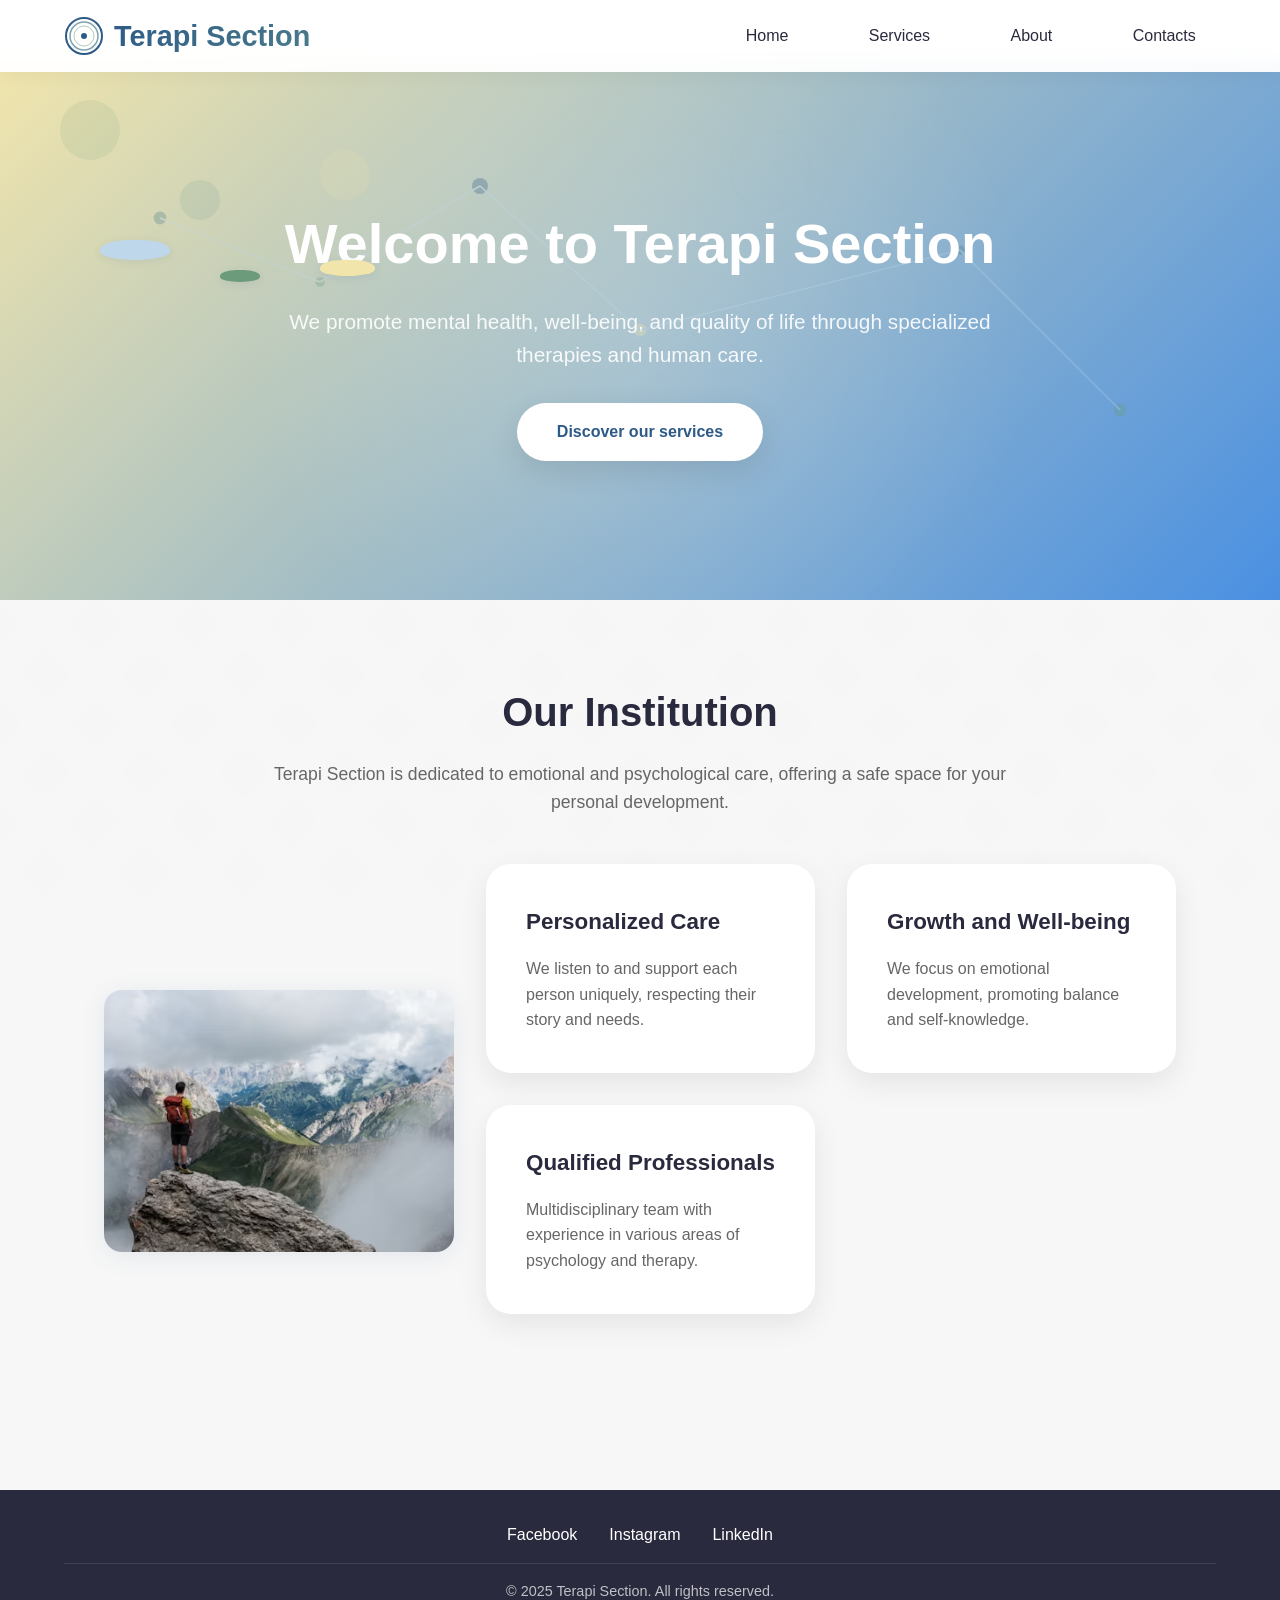
<file: index.html>
<!DOCTYPE html>
<html lang="pt">
<head>
    <meta charset="UTF-8">
    <meta name="viewport" content="width=device-width, initial-scale=1.0">
    <title>Terapi Section - Welcome</title>
    <link href="css/styles.css" rel="stylesheet">
</head>
<body>
    <div class="geometric-bg"></div>
    <!-- Header -->
    <header>
        <nav>
            <a href="index.html" class="logo">
                <svg viewBox="0 0 40 40" xmlns="http://www.w3.org/2000/svg">
                    <circle cx="20" cy="20" r="18" fill="none" stroke="#2D5A87" stroke-width="2"/>
                    <circle cx="20" cy="20" r="14" fill="none" stroke="#4A7C8A" stroke-width="1.5" opacity="0.7"/>
                    <circle cx="20" cy="20" r="10" fill="none" stroke="#6B9B7A" stroke-width="1" opacity="0.5"/>
                    <circle cx="20" cy="20" r="6" fill="none" stroke="#F1E5AC" stroke-width="0.5" opacity="0.3"/>
                    <circle cx="20" cy="20" r="3" fill="#2D5A87"/>
                </svg>
                <span class="logo-text">Terapi Section</span>
            </a>
            <div class="menu-toggle" onclick="toggleMenu()">
                <span></span>
                <span></span>
                <span></span>
            </div>
            <ul class="nav-links">
                <li><a href="index.html" class="nav-link active">Home</a></li>
                <li><a href="servicos.html" class="nav-link">Services</a></li>
                <li><a href="sobre.html" class="nav-link">About</a></li>
                <li><a href="contactos.html" class="nav-link">Contacts</a></li>
            </ul>
        </nav>
    </header>

    <!-- Hero Section -->
    <section id="hero">
        <div class="network-bg">
            <svg width="100%" height="100%" viewBox="0 0 800 300" style="position:absolute;top:0;left:0;z-index:1;">
                <circle cx="100" cy="80" r="4" fill="#4A7C8A"/>
                <circle cx="200" cy="120" r="3" fill="#6B9B7A"/>
                <circle cx="300" cy="60" r="5" fill="#2D5A87"/>
                <circle cx="400" cy="150" r="4" fill="#F1E5AC"/>
                <circle cx="600" cy="100" r="3" fill="#4A7C8A"/>
                <circle cx="700" cy="200" r="4" fill="#6B9B7A"/>
                <line x1="100" y1="80" x2="200" y2="120" stroke="#BFD7EA" stroke-width="1"/>
                <line x1="200" y1="120" x2="300" y2="60" stroke="#BFD7EA" stroke-width="1"/>
                <line x1="300" y1="60" x2="400" y2="150" stroke="#BFD7EA" stroke-width="1"/>
                <line x1="400" y1="150" x2="600" y2="100" stroke="#BFD7EA" stroke-width="1"/>
                <line x1="600" y1="100" x2="700" y2="200" stroke="#BFD7EA" stroke-width="1"/>
            </svg>
        </div>
        <div class="peace-bg">
            <div style="position:absolute;top:40px;left:60px;z-index:2;">
                <div style="width:60px;height:60px;border-radius:50%;background:rgba(106,155,122,0.12);animation:breath 6s infinite alternate;"></div>
            </div>
            <div style="position:absolute;top:120px;left:180px;z-index:2;">
                <div style="width:40px;height:40px;border-radius:50%;background:rgba(74,124,138,0.10);animation:breath 7s infinite alternate;"></div>
            </div>
            <div style="position:absolute;top:90px;left:320px;z-index:2;">
                <div style="width:50px;height:50px;border-radius:50%;background:rgba(241,229,172,0.13);animation:breath 5s infinite alternate;"></div>
            </div>
        </div>
        <div class="floating-elements">
            <div style="position:absolute;top:180px;left:100px;z-index:3;">
                <div style="width:70px;height:20px;border-radius:50% 50% 60% 60%/60% 60% 50% 50%;background:#BFD7EA;box-shadow:0 2px 8px rgba(45,90,135,0.10);"></div>
            </div>
            <div style="position:absolute;top:210px;left:220px;z-index:3;">
                <div style="width:40px;height:12px;border-radius:50% 50% 60% 60%/60% 60% 50% 50%;background:#6B9B7A;box-shadow:0 2px 8px rgba(45,90,135,0.10);"></div>
            </div>
            <div style="position:absolute;top:200px;left:320px;z-index:3;">
                <div style="width:55px;height:16px;border-radius:50% 50% 60% 60%/60% 60% 50% 50%;background:#F1E5AC;box-shadow:0 2px 8px rgba(45,90,135,0.10);"></div>
            </div>
        </div>
        <div class="mandala-bg">
            <svg width="120" height="120" viewBox="0 0 120 120" style="position:absolute;top:30px;right:60px;z-index:0;">
                <circle cx="60" cy="60" r="55" fill="none" stroke="#BFD7EA" stroke-width="2" opacity="0.3"/>
                <circle cx="60" cy="60" r="40" fill="none" stroke="#4A7C8A" stroke-width="1.5" opacity="0.2"/>
                <circle cx="60" cy="60" r="25" fill="none" stroke="#6B9B7A" stroke-width="1" opacity="0.15"/>
                <circle cx="60" cy="60" r="10" fill="none" stroke="#F1E5AC" stroke-width="0.8" opacity="0.12"/>
            </svg>
        </div>
        <div class="hero-content">
            <h1>Welcome to Terapi Section</h1>
            <p>We promote mental health, well-being, and quality of life through specialized therapies and human care.</p>
            <a href="servicos.html" class="cta-button">Discover our services</a>
        </div>
    </section>

    <!-- Apresentação -->
    <section id="about">
        <h2 class="section-title">Our Institution</h2>
        <p class="section-subtitle">
            Terapi Section is dedicated to emotional and psychological care, offering a safe space for your personal development.
        </p>
        <div class="about-instituicao-container">
            <img src="images/unsplash-mountain-top.avif" alt="Terapi Section Institution" class="about-instituicao-img">
            <div class="about-instituicao-content">
                <div class="about-floating-cards">
                    <div class="floating-card">
                        <h3>Personalized Care</h3>
                        <p>We listen to and support each person uniquely, respecting their story and needs.</p>
                    </div>
                    <div class="floating-card">
                        <h3>Growth and Well-being</h3>
                        <p>We focus on emotional development, promoting balance and self-knowledge.</p>
                    </div>
                    <div class="floating-card">
                        <h3>Qualified Professionals</h3>
                        <p>Multidisciplinary team with experience in various areas of psychology and therapy.</p>
                    </div>
                </div>
            </div>
        </div>
    </section>

    <!-- Footer -->
    <footer>
        <div class="footer-content">
            <div class="footer-links">
                <a href="#">Facebook</a>
                <a href="#">Instagram</a>
                <a href="#">LinkedIn</a>
            </div>
            <div class="copyright">
                <p>&copy; 2025 Terapi Section. All rights reserved.</p>
            </div>
        </div>
    </footer>
    <script src="js/tools.js"></script>
</body>
</html>
</file>
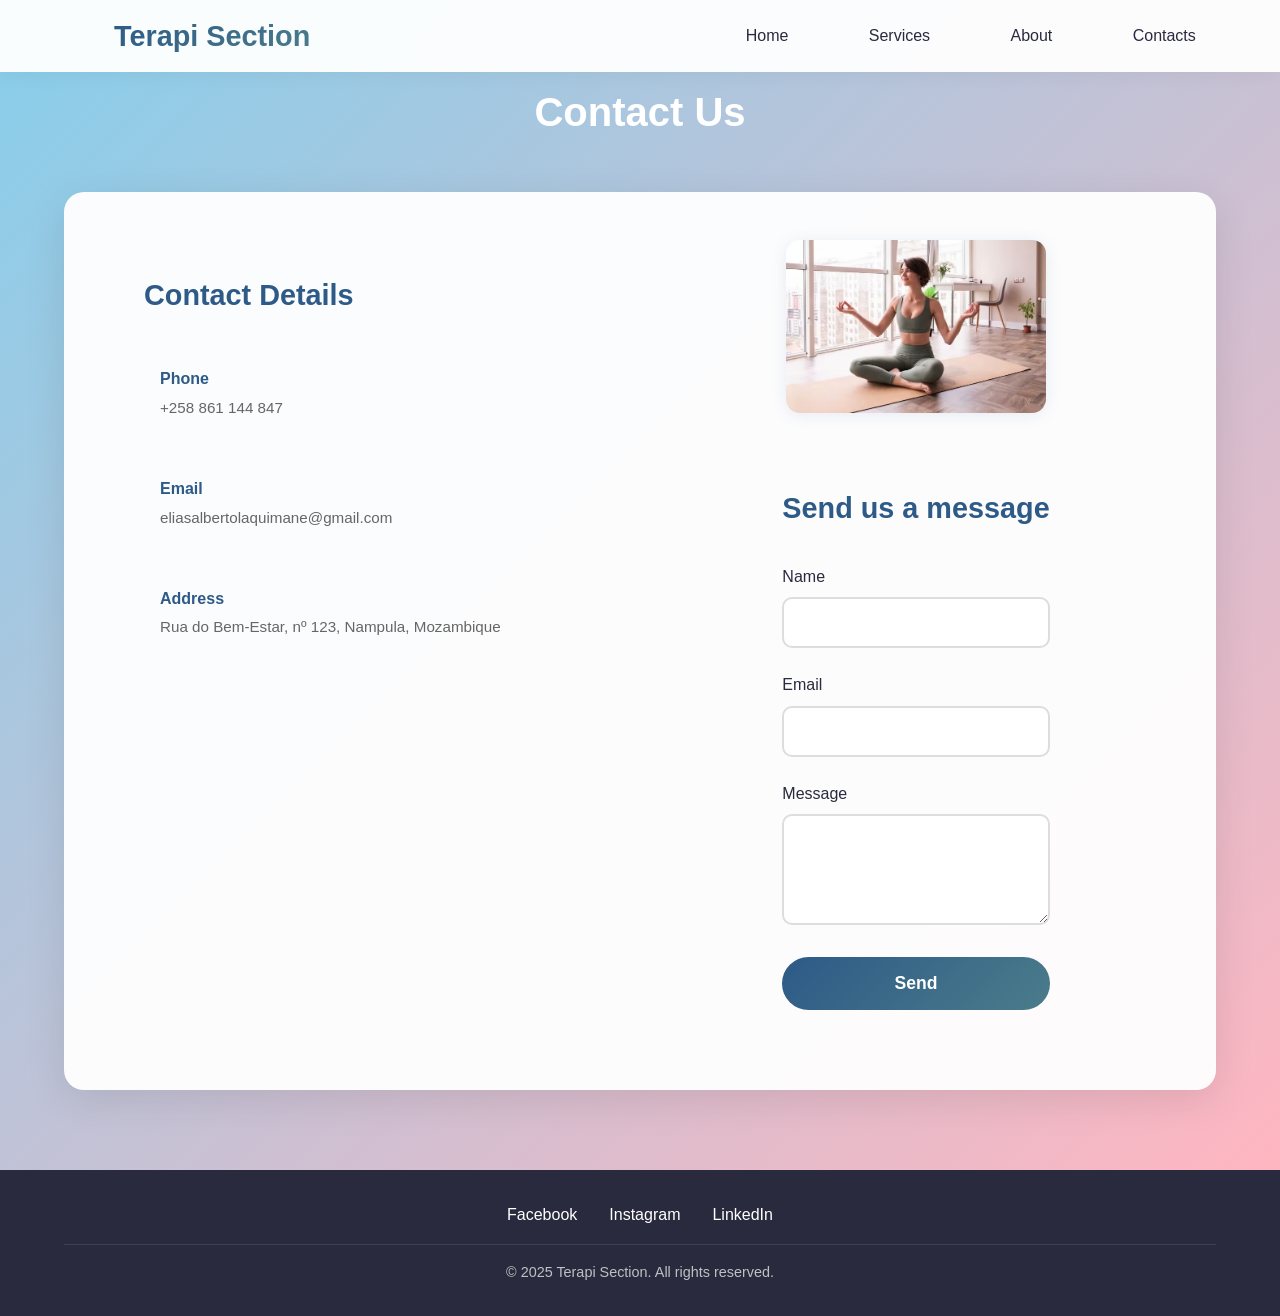
<file: contactos.html>
<!DOCTYPE html>
<html lang="pt">
<head>
    <meta charset="UTF-8">
    <meta name="viewport" content="width=device-width, initial-scale=1.0">
    <title>Terapi Section - Contacts</title>
    <link href="css/styles.css" rel="stylesheet">
</head>
<body>
    <div class="geometric-bg"></div>
    <!-- Header -->
    <header>
        <nav>
            <a href="index.html" class="logo">
                <svg viewBox="0 0 40 40" xmlns="http://www.w3.org/2000/svg">
                    <!-- ...logo svg... -->
                </svg>
                <span class="logo-text">Terapi Section</span>
            </a>
            <div class="menu-toggle" onclick="toggleMenu()">
                <span></span>
                <span></span>
                <span></span>
            </div>
            <ul class="nav-links">
                <li><a href="index.html" class="nav-link">Home</a></li>
                <li><a href="servicos.html" class="nav-link">Services</a></li>
                <li><a href="sobre.html" class="nav-link">About</a></li>
                <li><a href="contactos.html" class="nav-link active">Contacts</a></li>
            </ul>
        </nav>
    </header>

    <!-- Contactos -->
    <section id="contact">
        <div class="contact-container">
            <h2 class="section-title">Contact Us</h2>
            <div class="contact-wrapper">
                <div class="contact-info">
                    <h3>Contact Details</h3>
                    <div class="info-item">
                        <div class="info-text">
                            <h4>Phone</h4>
                            <p>+258 861 144 847</p>
                        </div>
                    </div>
                    <div class="info-item">
                        <div class="info-text">
                            <h4>Email</h4>
                            <p>eliasalbertolaquimane@gmail.com</p>
                        </div>
                    </div>
                    <div class="info-item">
                        <div class="info-text">
                            <h4>Address</h4>
                            <p>Rua do Bem-Estar, nº 123, Nampula, Mozambique</p>
                        </div>
                    </div>
                </div>
                <div class="contact-side-column">
                    <img src="images/unsplash-breathing-exercise.avif" alt="Contact us" class="contact-img">
                    <div class="contact-form">
                        <h3 class="contact-form-title">Send us a message</h3>
                        <form>
                            <div class="form-group">
                                <label for="nome">Name</label>
                                <input type="text" id="nome" name="nome" required>
                            </div>
                            <div class="form-group">
                                <label for="email">Email</label>
                                <input type="email" id="email" name="email" required>
                            </div>
                            <div class="form-group">
                                <label for="mensagem">Message</label>
                                <textarea id="mensagem" name="mensagem" rows="5" required></textarea>
                            </div>
                            <button type="submit" class="submit-btn">Send</button>
                        </form>
                    </div>
                </div>
            </div>
        </div>
    </section>

    <!-- Footer -->
    <footer>
        <div class="footer-content">
            <div class="footer-links">
                <a href="#">Facebook</a>
                <a href="#">Instagram</a>
                <a href="#">LinkedIn</a>
            </div>
            <div class="copyright">
                <p>&copy; 2025 Terapi Section. All rights reserved.</p>
            </div>
        </div>
    </footer>
    <script src="js/tools.js"></script>
</body>
</html>
</file>
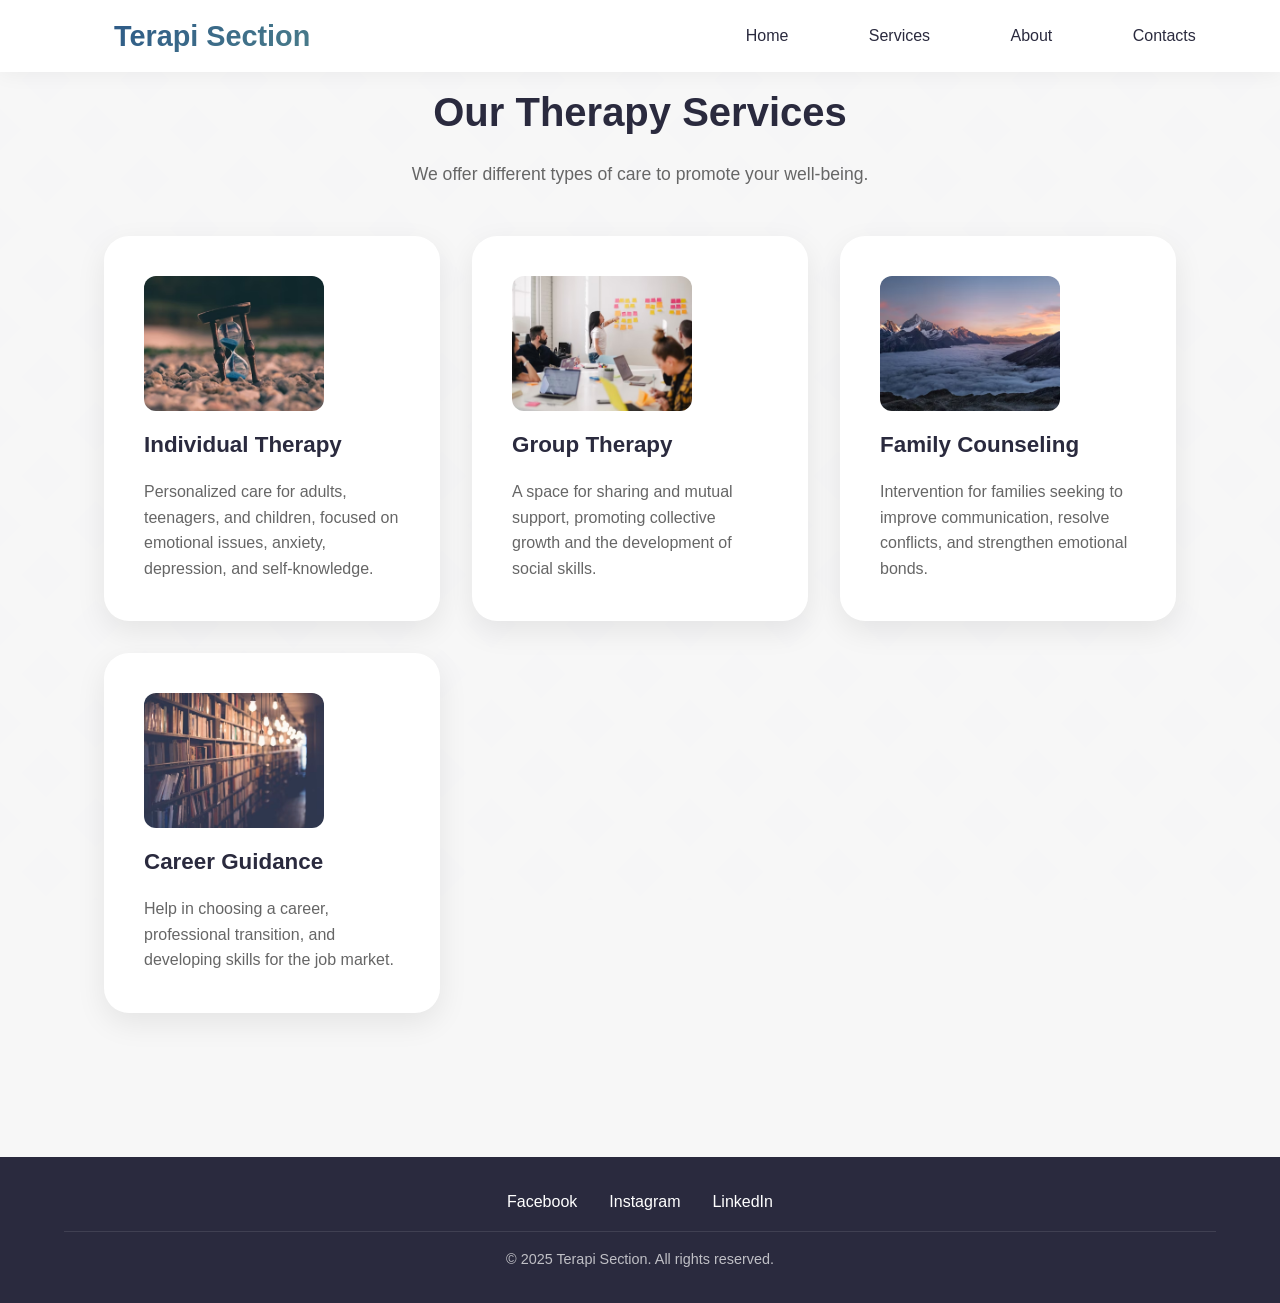
<file: servicos.html>
<!DOCTYPE html>
<html lang="pt">
<head>
    <meta charset="UTF-8">
    <meta name="viewport" content="width=device-width, initial-scale=1.0">
    <title>Terapi Section - Services</title>
    <link href="css/styles.css" rel="stylesheet">
</head>
<body>
    <div class="geometric-bg"></div>
    <!-- Header -->
    <header>
        <nav>
            <a href="index.html" class="logo">
                <svg viewBox="0 0 40 40" xmlns="http://www.w3.org/2000/svg">
                    <!-- ...logo svg... -->
                </svg>
                <span class="logo-text">Terapi Section</span>
            </a>
            <div class="menu-toggle" onclick="toggleMenu()">
                <span></span>
                <span></span>
                <span></span>
            </div>
            <ul class="nav-links">
                <li><a href="index.html" class="nav-link">Home</a></li>
                <li><a href="servicos.html" class="nav-link active">Services</a></li>
                <li><a href="sobre.html" class="nav-link">About</a></li>
                <li><a href="contactos.html" class="nav-link">Contacts</a></li>
            </ul>
        </nav>
    </header>

    <!-- Serviços -->
    <section id="about">
        <h2 class="section-title">Our Therapy Services</h2>
        <p class="section-subtitle">
            We offer different types of care to promote your well-being.
        </p>
        <div class="about-floating-cards">
            <div class="floating-card">
                <img src="images/unsplash-meditation-timer.avif" alt="Individual Therapy" class="servico-img">
                <h3>Individual Therapy</h3>
                <p>Personalized care for adults, teenagers, and children, focused on emotional issues, anxiety, depression, and self-knowledge.</p>
            </div>
            <div class="floating-card">
                <img src="images/unsplash-people-meeting-room.avif" alt="Group Therapy" class="servico-img">
                <h3>Group Therapy</h3>
                <p>A space for sharing and mutual support, promoting collective growth and the development of social skills.</p>
            </div>
            <div class="floating-card">
                <img src="images/unsplash-mountain-cloud.avif" alt="Family Counseling" class="servico-img">
                <h3>Family Counseling</h3>
                <p>Intervention for families seeking to improve communication, resolve conflicts, and strengthen emotional bonds.</p>
            </div>
            <div class="floating-card">
                <img src="images/unsplash-library-bookshelf.avif" alt="Career Guidance" class="servico-img">
                <h3>Career Guidance</h3>
                <p>Help in choosing a career, professional transition, and developing skills for the job market.</p>
            </div>
        </div>
    </section>

    <!-- Footer -->
    <footer>
        <div class="footer-content">
            <div class="footer-links">
                <a href="#">Facebook</a>
                <a href="#">Instagram</a>
                <a href="#">LinkedIn</a>
            </div>
            <div class="copyright">
                <p>&copy; 2025 Terapi Section. All rights reserved.</p>
            </div>
        </div>
    </footer>
    <script src="js/tools.js"></script>
</body>
</html>
</file>
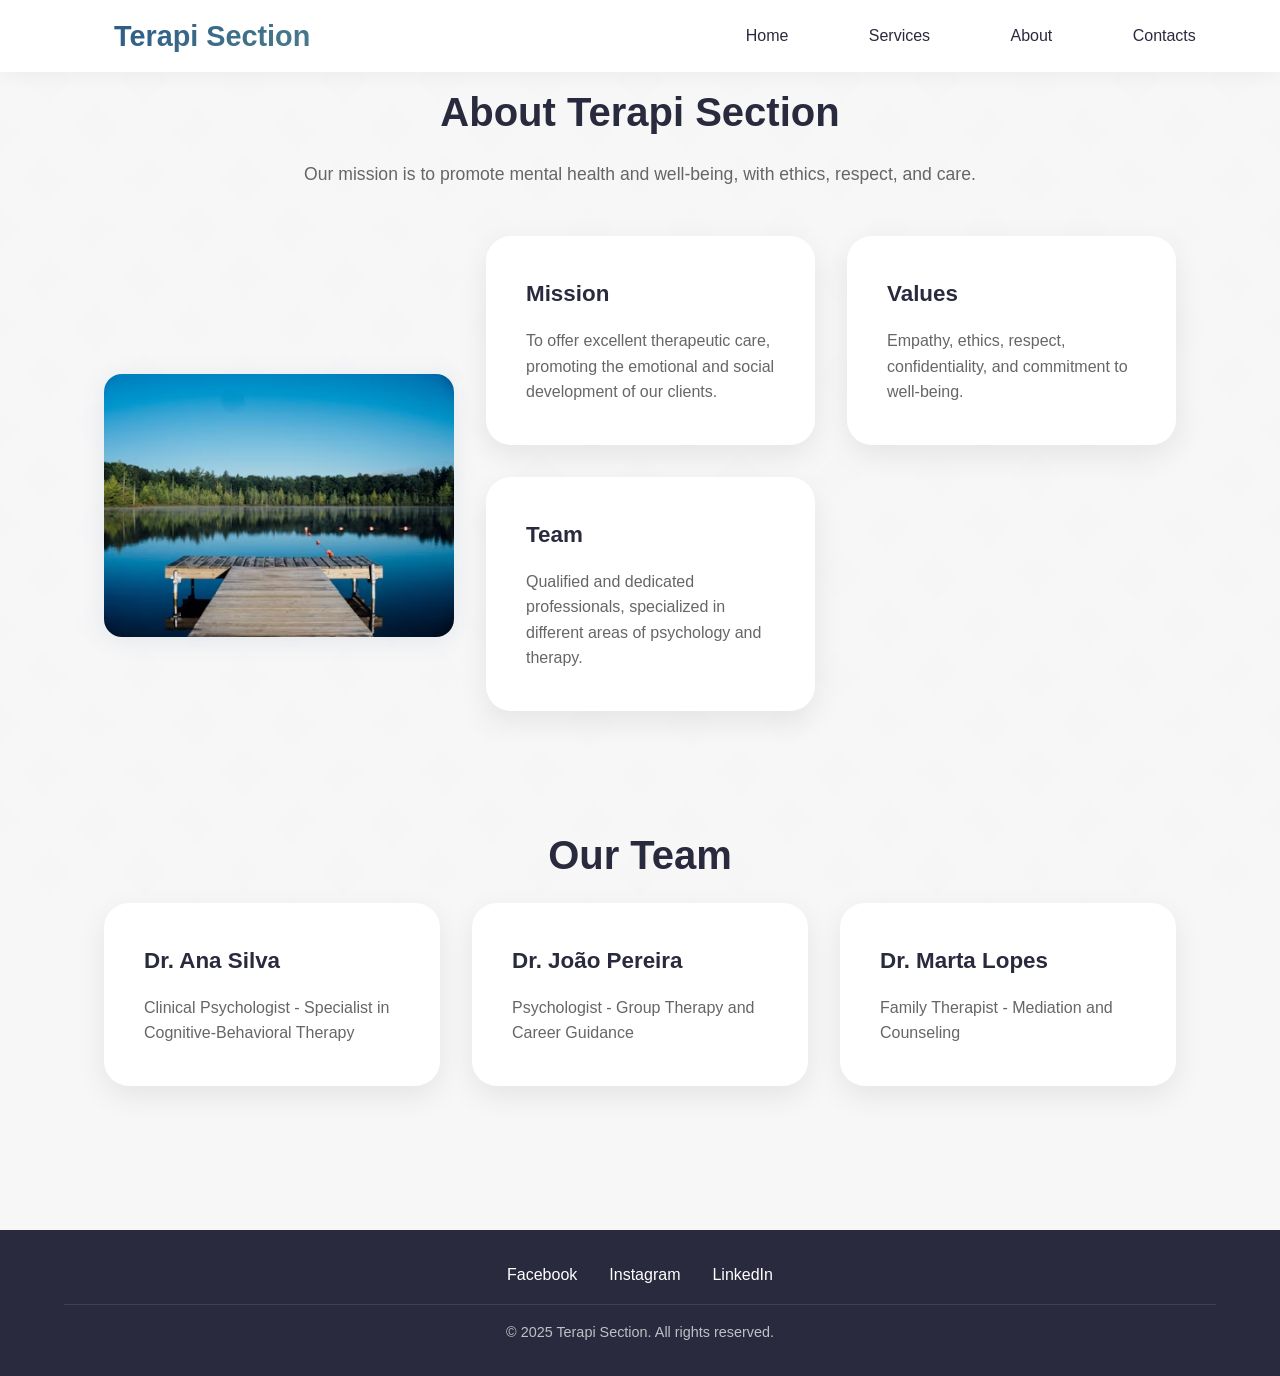
<file: sobre.html>
<!DOCTYPE html>
<html lang="pt">
<head>
    <meta charset="UTF-8">
    <meta name="viewport" content="width=device-width, initial-scale=1.0">
    <title>Terapi Section - About</title>
    <link href="css/styles.css" rel="stylesheet">
</head>
<body>
    <div class="geometric-bg"></div>
    <!-- Header -->
    <header>
        <nav>
            <a href="index.html" class="logo">
                <svg viewBox="0 0 40 40" xmlns="http://www.w3.org/2000/svg">
                    <!-- ...logo svg... -->
                </svg>
                <span class="logo-text">Terapi Section</span>
            </a>
            <div class="menu-toggle" onclick="toggleMenu()">
                <span></span>
                <span></span>
                <span></span>
            </div>
            <ul class="nav-links">
                <li><a href="index.html" class="nav-link">Home</a></li>
                <li><a href="servicos.html" class="nav-link">Services</a></li>
                <li><a href="sobre.html" class="nav-link active">About</a></li>
                <li><a href="contactos.html" class="nav-link">Contacts</a></li>
            </ul>
        </nav>
    </header>

    <!-- Sobre a Instituição -->
    <section id="about">
        <h2 class="section-title">About Terapi Section</h2>
        <p class="section-subtitle">
            Our mission is to promote mental health and well-being, with ethics, respect, and care.
        </p>
        <div class="about-instituicao-container">
            <img src="images/unsplash-blue-lakeside.avif" alt="About Terapi Section" class="about-instituicao-img">
            <div class="about-instituicao-content">
                <div class="about-floating-cards">
                    <div class="floating-card">
                        <h3>Mission</h3>
                        <p>To offer excellent therapeutic care, promoting the emotional and social development of our clients.</p>
                    </div>
                    <div class="floating-card">
                        <h3>Values</h3>
                        <p>Empathy, ethics, respect, confidentiality, and commitment to well-being.</p>
                    </div>
                    <div class="floating-card">
                        <h3>Team</h3>
                        <p>Qualified and dedicated professionals, specialized in different areas of psychology and therapy.</p>
                    </div>
                </div>
            </div>
        </div>
    <h3 class="section-title equipe-title">Our Team</h3>
        <div class="about-floating-cards">
            <div class="floating-card">
                <h3>Dr. Ana Silva</h3>
                <p>Clinical Psychologist - Specialist in Cognitive-Behavioral Therapy</p>
            </div>
            <div class="floating-card">
                <h3>Dr. João Pereira</h3>
                <p>Psychologist - Group Therapy and Career Guidance</p>
            </div>
            <div class="floating-card">
                <h3>Dr. Marta Lopes</h3>
                <p>Family Therapist - Mediation and Counseling</p>
            </div>
        </div>
    </section>

    <!-- Footer -->
    <footer>
        <div class="footer-content">
            <div class="footer-links">
                <a href="#">Facebook</a>
                <a href="#">Instagram</a>
                <a href="#">LinkedIn</a>
            </div>
            <div class="copyright">
                <p>&copy; 2025 Terapi Section. All rights reserved.</p>
            </div>
        </div>
    </footer>
    <script src="js/tools.js"></script>
</body>
</html>
</file>
<file: css/styles.css>
@charset "utf-8";
/* CSS Document */





* {
	margin: 0;
	padding: 0;
	box-sizing: border-box;
}

:root {
	--primary: #2D5A87;
	--secondary: #4A7C8A;
	--accent: #6B9B7A;
	--light: #F7F7F7;
	--dark: #2A2A3E;
	--gradient-1: linear-gradient(135deg, #2D5A87 0%, #4A7C8A 100%);
	--gradient-2: linear-gradient(135deg, #F1E5AC 0%, #4a90e2 100%);
}

body {
	font-family: 'Segoe UI', Tahoma, Geneva, Verdana, sans-serif;
	line-height: 1.6;
	color: var(--dark);
	background: var(--light);
	overflow-x: hidden;
}

/* Geometric Background Pattern */
.geometric-bg {
	position: fixed;
	top: 0;
	left: 0;
	width: 100%;
	height: 100%;
	z-index: -1;
	opacity: 0.03;
	background-image:
		repeating-linear-gradient(45deg, transparent, transparent 35px, rgba(107, 91, 149, 0.1) 35px, rgba(107, 91, 149, 0.1) 70px),
		repeating-linear-gradient(-45deg, transparent, transparent 35px, rgba(136, 176, 211, 0.1) 35px, rgba(136, 176, 211, 0.1) 70px);
}

/* Header */
header {
	background: rgba(255, 255, 255, 0.95);
	backdrop-filter: blur(10px);
	box-shadow: 0 2px 20px rgba(0, 0, 0, 0.05);
	position: fixed;
	width: 100%;
	top: 0;
	z-index: 1000;
	transition: all 0.3s ease;
}

nav {
	display: flex;
	justify-content: space-between;
	align-items: center;
	padding: 0.8rem 5%;
	max-width: 1400px;
	margin: 0 auto;
	flex-wrap: wrap;
}

@media (max-width: 1000px) and (min-width: 769px) {
	nav {
		flex-direction: column;
		gap: 1rem;
		padding: 1rem 5%;
	}

	.nav-links {
		width: 100%;
		justify-content: center;
	}
}

/* Logo SVG */
.logo {
	display: flex;
	align-items: center;
	gap: 10px;
	text-decoration: none;
	transition: transform 0.3s ease;
}

.logo:hover {
	transform: scale(1.05);
}

.logo svg {
	width: 40px;
	height: 40px;
}

.logo-text {
	font-size: 1.8rem;
	font-weight: bold;
	background: var(--gradient-1);
	-webkit-background-clip: text;
	-webkit-text-fill-color: transparent;
	background-clip: text;
}

.nav-links {
	display: flex;
	list-style: none;
	gap: 2.5rem;
}

.nav-links a {
	text-decoration: none;
	color: var(--dark);
	font-weight: 500;
	font-size: 1rem;
	transition: all 0.3s ease;
	position: relative;
	padding: 0.6rem 1.2rem;
	border-radius: 6px;
	border: 1px solid transparent;
}

.nav-links a:hover {
	color: var(--primary);
	background: rgba(45, 90, 135, 0.05);
	border-color: rgba(45, 90, 135, 0.2);
}

.nav-links a.active {
	color: white;
	background: linear-gradient(135deg, #4a90e2 0%, #F1E5AC 100%);
	border-color: #4a90e2;
}

/* Mobile Menu Toggle */
.menu-toggle {
	display: none;
	flex-direction: column;
	cursor: pointer;
	gap: 4px;
}

.menu-toggle span {
	width: 25px;
	height: 3px;
	background: var(--dark);
	transition: all 0.3s ease;
	border-radius: 3px;
}

.menu-toggle.active span:nth-child(1) {
	transform: rotate(45deg) translate(5px, 5px);
}

.menu-toggle.active span:nth-child(2) {
	opacity: 0;
}

.menu-toggle.active span:nth-child(3) {
	transform: rotate(-45deg) translate(7px, -6px);
}

/* Hero Section with Enhanced Animated Background */
#hero {
	min-height: 60vh;
	display: flex;
	align-items: center;
	justify-content: center;
	background: var(--gradient-2);
	position: relative;
	margin-top: 60px;
	overflow: hidden;
}

/* Central Light Core */
#hero::before {
	content: '';
	position: absolute;
	top: 50%;
	left: 50%;
	width: 800px;
	height: 800px;
	background: radial-gradient(circle, rgba(255, 255, 255, 0.15) 0%, transparent 70%);
	transform: translate(-50%, -50%);
	z-index: 0;
}

/* Connecting Lines and Dots Background */
.network-bg {
	position: absolute;
	width: 100%;
	height: 100%;
	top: 0;
	left: 0;
	opacity: 0.3;
}

.network-line {
	position: absolute;
	background: linear-gradient(90deg, transparent, rgba(255, 255, 255, 0.5), transparent);
	height: 1px;
	transform-origin: left center;
}

.network-line:nth-child(1) {
	width: 200px;
	top: 20%;
	left: 10%;
	transform: rotate(25deg);
	animation: pulseLine 4s ease-in-out infinite;
}

.network-line:nth-child(2) {
	width: 150px;
	top: 40%;
	right: 20%;
	transform: rotate(-45deg);
	animation: pulseLine 4s ease-in-out infinite 1s;
}

.network-line:nth-child(3) {
	width: 180px;
	bottom: 30%;
	left: 30%;
	transform: rotate(60deg);
	animation: pulseLine 4s ease-in-out infinite 2s;
}

.network-line:nth-child(4) {
	width: 220px;
	top: 60%;
	right: 15%;
	transform: rotate(-20deg);
	animation: pulseLine 4s ease-in-out infinite 3s;
}

.network-line:nth-child(5) {
	width: 160px;
	bottom: 20%;
	right: 35%;
	transform: rotate(40deg);
	animation: pulseLine 4s ease-in-out infinite 1.5s;
}

@keyframes pulseLine {

	0%,
	100% {
		opacity: 0.1;
		transform: scaleX(0.8) rotate(var(--rotation));
	}

	50% {
		opacity: 0.5;
		transform: scaleX(1) rotate(var(--rotation));
	}
}

.network-dot {
	position: absolute;
	width: 6px;
	height: 6px;
	background: white;
	border-radius: 50%;
	box-shadow: 0 0 10px rgba(255, 255, 255, 0.5);
}

.network-dot:nth-child(6) {
	top: 20%;
	left: 10%;
	animation: dotPulse 3s ease-in-out infinite;
}

.network-dot:nth-child(7) {
	top: 40%;
	right: 20%;
	animation: dotPulse 3s ease-in-out infinite 0.5s;
}

.network-dot:nth-child(8) {
	bottom: 30%;
	left: 30%;
	animation: dotPulse 3s ease-in-out infinite 1s;
}

.network-dot:nth-child(9) {
	top: 60%;
	right: 15%;
	animation: dotPulse 3s ease-in-out infinite 1.5s;
}

.network-dot:nth-child(10) {
	bottom: 20%;
	right: 35%;
	animation: dotPulse 3s ease-in-out infinite 2s;
}

.network-dot:nth-child(11) {
	top: 35%;
	left: 25%;
	animation: dotPulse 3s ease-in-out infinite 2.5s;
}

.network-dot:nth-child(12) {
	bottom: 40%;
	right: 25%;
	animation: dotPulse 3s ease-in-out infinite 0.8s;
}

.network-dot:nth-child(13) {
	top: 15%;
	left: 60%;
	animation: dotPulse 3s ease-in-out infinite 1.2s;
}

.network-dot:nth-child(14) {
	bottom: 50%;
	left: 15%;
	animation: dotPulse 3s ease-in-out infinite 2.8s;
}

.network-dot:nth-child(15) {
	top: 70%;
	left: 45%;
	animation: dotPulse 3s ease-in-out infinite 0.3s;
}

.network-dot:nth-child(16) {
	top: 25%;
	right: 40%;
	animation: dotPulse 3s ease-in-out infinite 1.8s;
}

.network-dot:nth-child(17) {
	bottom: 15%;
	left: 55%;
	animation: dotPulse 3s ease-in-out infinite 2.3s;
}

@keyframes dotPulse {

	0%,
	100% {
		transform: scale(1);
		opacity: 0.4;
	}

	50% {
		transform: scale(1.5);
		opacity: 1;
	}
}

/* Inner Peace Animated Background */
.peace-bg {
	position: absolute;
	width: 100%;
	height: 100%;
	top: 0;
	left: 0;
}

.breathing-circle {
	position: absolute;
	border-radius: 50%;
	background: radial-gradient(circle, rgba(255, 255, 255, 0.1) 0%, transparent 70%);
	animation: breathe 8s ease-in-out infinite;
}

.breathing-circle:nth-child(1) {
	width: 300px;
	height: 300px;
	top: 10%;
	left: 10%;
	animation-delay: 0s;
}

.breathing-circle:nth-child(2) {
	width: 200px;
	height: 200px;
	top: 60%;
	right: 15%;
	animation-delay: 2s;
}

.breathing-circle:nth-child(3) {
	width: 250px;
	height: 250px;
	bottom: 20%;
	left: 30%;
	animation-delay: 4s;
}

.breathing-circle:nth-child(4) {
	width: 180px;
	height: 180px;
	top: 30%;
	right: 25%;
	animation-delay: 6s;
}

@keyframes breathe {

	0%,
	100% {
		transform: scale(1) translate(0, 0);
		opacity: 0.3;
	}

	25% {
		transform: scale(1.2) translate(-10px, -10px);
		opacity: 0.5;
	}

	50% {
		transform: scale(1.4) translate(10px, -20px);
		opacity: 0.3;
	}

	75% {
		transform: scale(1.1) translate(-5px, 10px);
		opacity: 0.4;
	}
}

.floating-elements {
	position: absolute;
	width: 100%;
	height: 100%;
}
.servico-img {
	width: 100%;
	max-width: 180px;
	border-radius: 12px;
	margin-bottom: 1rem;
	display: block;
}
.zen-stone {
	position: absolute;
	width: 60px;
	height: 60px;
	background: radial-gradient(circle, rgba(255, 255, 255, 0.2) 0%, transparent 60%);
	border-radius: 50%;
	animation: float 15s ease-in-out infinite;
}

.zen-stone:nth-child(1) {
	top: 20%;
	left: 5%;
	animation-delay: 0s;
}

.zen-stone:nth-child(2) {
	top: 70%;
	right: 10%;
	animation-delay: 5s;
}

.zen-stone:nth-child(3) {
	bottom: 30%;
	left: 50%;
	animation-delay: 10s;
}

@keyframes float {

	0%,
	100% {
		transform: translateY(0) translateX(0) rotate(0deg);
	}

	33% {
		transform: translateY(-30px) translateX(20px) rotate(120deg);
	}

	66% {
		transform: translateY(20px) translateX(-20px) rotate(240deg);
	}
}

.mandala-bg {
	position: absolute;
	width: 500px;
	height: 500px;
	top: 50%;
	left: 50%;
	transform: translate(-50%, -50%);
	opacity: 0.1;
}

.mandala-circle {
	position: absolute;
	border: 2px solid white;
	border-radius: 50%;
	animation: rotate 60s linear infinite;
}

.mandala-circle:nth-child(1) {
	width: 100%;
	height: 100%;
	animation-duration: 60s;
}

.mandala-circle:nth-child(2) {
	width: 80%;
	height: 80%;
	top: 10%;
	left: 10%;
	animation-duration: 50s;
	animation-direction: reverse;
}

.mandala-circle:nth-child(3) {
	width: 60%;
	height: 60%;
	top: 20%;
	left: 20%;
	animation-duration: 40s;
}

@keyframes rotate {
	from {
		transform: rotate(0deg);
	}

	to {
		transform: rotate(360deg);
	}
}

.hero-content {
	text-align: center;
	z-index: 1;
	padding: 2rem;
	max-width: 800px;
	position: relative;
}

.hero-content h1 {
	font-size: 3.5rem;
	color: white;
	margin-bottom: 1rem;
	animation: fadeInUp 1s ease;
	text-align: center;
}

.hero-content p {
	font-size: 1.3rem;
	color: rgba(255, 255, 255, 0.9);
	margin-bottom: 2rem;
	animation: fadeInUp 1s ease 0.2s;
	animation-fill-mode: both;
}

.hero-content p {
	font-size: 1.3rem;
	color: rgba(255, 255, 255, 0.9);
	margin-bottom: 2rem;
	animation: fadeInUp 1s ease 0.2s;
	animation-fill-mode: both;
}

.cta-button {
	display: inline-block;
	padding: 1rem 2.5rem;
	background: white;
	color: var(--primary);
	text-decoration: none;
	border-radius: 50px;
	font-weight: 600;
	transition: all 0.3s ease;
	animation: fadeInUp 1s ease 0.4s;
	animation-fill-mode: both;
	box-shadow: 0 10px 30px rgba(0, 0, 0, 0.1);
}

.cta-button:hover {
	transform: translateY(-3px);
	box-shadow: 0 15px 40px rgba(0, 0, 0, 0.15);
}

@keyframes fadeInUp {
	from {
		opacity: 0;
		transform: translateY(30px);
	}

	to {
		opacity: 1;
		transform: translateY(0);
	}
}

/* About Section - Complete Redesign */
#about {
	padding: 5rem 5%;
	max-width: 1200px;
	margin: 0 auto;
}

.section-title {
	text-align: center;
	font-size: 2.5rem;
	margin-bottom: 1rem;
	position: relative;
	color: var(--dark);
}

.section-subtitle {
	text-align: center;
	max-width: 800px;
	margin: 0 auto 3rem;
	color: #666;
	font-size: 1.1rem;
}

/* Floating Cards Design */
.about-floating-cards {
	display: grid;
	grid-template-columns: repeat(auto-fit, minmax(280px, 1fr));
	gap: 2rem;
	margin-bottom: 4rem;
}

.floating-card {
	background: white;
	border-radius: 25px;
	padding: 2.5rem;
	position: relative;
	overflow: hidden;
	box-shadow: 0 10px 30px rgba(0, 0, 0, 0.08);
	transition: all 0.4s cubic-bezier(0.175, 0.885, 0.32, 1.275);
}

.floating-card::before {
	content: '';
	position: absolute;
	top: -50%;
	right: -50%;
	width: 200%;
	height: 200%;
	background: radial-gradient(circle, var(--accent) 0%, transparent 70%);
	opacity: 0;
	transition: opacity 0.4s ease;
}

.floating-card:hover {
	transform: translateY(-10px) rotate(1deg);
	box-shadow: 0 20px 40px rgba(0, 0, 0, 0.12);
}

.floating-card:hover::before {
	opacity: 0.05;
}

.card-icon {
	width: 80px;
	height: 80px;
	margin-bottom: 1.5rem;
	position: relative;
}

.icon-wrapper {
	width: 100%;
	height: 100%;
	background: var(--gradient-2);
	border-radius: 30% 70% 70% 30% / 30% 30% 70% 70%;
	display: flex;
	align-items: center;
	justify-content: center;
	font-size: 2.5rem;
	animation: morphShape 8s ease-in-out infinite;
	box-shadow: 0 10px 25px rgba(136, 176, 211, 0.3);
}

@keyframes morphShape {

	0%,
	100% {
		border-radius: 30% 70% 70% 30% / 30% 30% 70% 70%;
		transform: rotate(0deg);
	}

	25% {
		border-radius: 70% 30% 30% 70% / 70% 70% 30% 30%;
		transform: rotate(90deg);
	}

	50% {
		border-radius: 30% 70% 70% 30% / 70% 30% 30% 70%;
		transform: rotate(180deg);
	}

	75% {
		border-radius: 70% 30% 30% 70% / 30% 70% 70% 30%;
		transform: rotate(270deg);
	}
}

.floating-card h3 {
	font-size: 1.4rem;
	margin-bottom: 1rem;
	color: var(--dark);
}

.floating-card p {
	color: #666;
	line-height: 1.6;
}

/* Stats Banner */
.stats-banner {
	background: linear-gradient(135deg, #F1E5AC 0%, #4a90e2 100%);
	border-radius: 30px;
	padding: 3rem;
	display: flex;
	justify-content: space-around;
	align-items: center;
	flex-wrap: wrap;
	gap: 2rem;
	margin-bottom: 4rem;
	position: relative;
	overflow: hidden;
}

.stats-banner::before {
	content: '';
	position: absolute;
	top: -50%;
	left: -50%;
	width: 200%;
	height: 200%;
	background: repeating-linear-gradient(45deg,
			transparent,
			transparent 10px,
			rgba(255, 255, 255, 0.05) 10px,
			rgba(255, 255, 255, 0.05) 20px);
	animation: slidePattern 20s linear infinite;
}

@keyframes slidePattern {
	0% {
		transform: translate(0, 0);
	}

	100% {
		transform: translate(50px, 50px);
	}
}

.stat-block {
	text-align: center;
	position: relative;
	z-index: 1;
}

.stat-value {
	font-size: 3rem;
	font-weight: bold;
	color: white;
	text-shadow: 0 4px 15px rgba(0, 0, 0, 0.1);
}

.stat-desc {
	color: rgba(255, 255, 255, 0.9);
	font-size: 1rem;
	margin-top: 0.5rem;
}

/* Feature Showcase */
.feature-showcase {
	display: grid;
	grid-template-columns: 1fr;
	gap: 2rem;
	padding: 3rem;
	background: linear-gradient(135deg, rgba(45, 90, 135, 0.03) 0%, rgba(74, 124, 138, 0.03) 100%);
	border-radius: 30px;
	position: relative;
	overflow: hidden;
}

.feature-showcase::before {
	content: '';
	position: absolute;
	top: -50%;
	left: -50%;
	width: 200%;
	height: 200%;
	background: repeating-linear-gradient(45deg,
			transparent,
			transparent 20px,
			rgba(45, 90, 135, 0.02) 20px,
			rgba(45, 90, 135, 0.02) 40px);
	animation: slidePattern 30s linear infinite;
}

.showcase-content h3 {
	font-size: 2.2rem;
	margin-bottom: 2rem;
	background: linear-gradient(135deg, #F1E5AC 0%, #4a90e2 100%);
	-webkit-background-clip: text;
	-webkit-text-fill-color: transparent;
	background-clip: text;
	text-align: center;
	position: relative;
	z-index: 1;
}

.feature-list {
	list-style: none;
	display: grid;
	grid-template-columns: repeat(auto-fit, minmax(280px, 1fr));
	gap: 1.5rem;
	position: relative;
	z-index: 1;
}

.feature-list li {
	display: flex;
	align-items: center;
	gap: 1.5rem;
	padding: 1.5rem;
	background: white;
	border-radius: 20px;
	transition: all 0.4s ease;
	box-shadow: 0 5px 15px rgba(0, 0, 0, 0.05);
	position: relative;
	overflow: hidden;
}

.feature-list li::before {
	content: '';
	position: absolute;
	top: 0;
	left: -100%;
	width: 100%;
	height: 100%;
	background: linear-gradient(90deg, transparent, rgba(241, 229, 172, 0.2), transparent);
	transition: left 0.5s ease;
}

.feature-list li:hover {
	transform: translateY(-8px);
	box-shadow: 0 15px 35px rgba(0, 0, 0, 0.12);
	background: linear-gradient(135deg, rgba(241, 229, 172, 0.05) 0%, rgba(74, 144, 226, 0.05) 100%);
}

.feature-list li:hover::before {
	left: 100%;
}

.feature-check {
	width: 35px;
	height: 35px;
	background: linear-gradient(135deg, #F1E5AC 0%, #4a90e2 100%);
	border-radius: 50%;
	display: flex;
	align-items: center;
	justify-content: center;
	color: white;
	font-weight: bold;
	flex-shrink: 0;
	font-size: 1.1rem;
	transition: all 0.3s ease;
}

.feature-list li:hover .feature-check {
	transform: scale(1.1) rotate(360deg);
	box-shadow: 0 5px 15px rgba(241, 229, 172, 0.4);
}

/* Practices Section - Futuristic Timeline Design */
#practices {
	background: linear-gradient(135deg, rgba(136, 176, 211, 0.05) 0%, rgba(152, 216, 200, 0.05) 100%);
	padding: 5rem 5%;
}

.practices-container {
	max-width: 1200px;
	margin: 0 auto;
}

.practice-layout {
	display: grid;
	grid-template-columns: 280px 1fr;
	gap: 3rem;
	margin-top: 3rem;
}

/* Futuristic Left Timeline */
.timeline-track {
	position: relative;
	padding: 2rem 0;
}

.timeline-progress {
	position: absolute;
	left: 50%;
	top: 2rem;
	bottom: 2rem;
	width: 2px;
	background: rgba(107, 91, 149, 0.1);
	transform: translateX(-50%);
}

.timeline-progress::before {
	content: '';
	position: absolute;
	top: 0;
	left: 0;
	width: 100%;
	height: 0;
	background: var(--gradient-1);
	animation: fillTimeline 3s ease forwards;
}

@keyframes fillTimeline {
	to {
		height: 100%;
	}
}

.timeline-points {
	position: relative;
	height: 100%;
	display: flex;
	flex-direction: column;
	justify-content: space-between;
}

.timeline-point {
	display: flex;
	align-items: center;
	justify-content: center;
	cursor: pointer;
	transition: all 0.3s ease;
	position: relative;
}

.futuristic-label {
	position: relative;
	padding: 1rem 2rem;
	background: white;
	border-radius: 50px;
	font-weight: 600;
	color: var(--dark);
	transition: all 0.3s ease;
	box-shadow: 0 5px 20px rgba(0, 0, 0, 0.08);
	z-index: 5;
	min-width: 200px;
	text-align: center;
}

.futuristic-label::before {
	content: '';
	position: absolute;
	inset: -2px;
	border-radius: 50px;
	background: var(--gradient-1);
	opacity: 0;
	transition: opacity 0.3s ease;
	z-index: -1;
}

.futuristic-label::after {
	content: '';
	position: absolute;
	inset: 0;
	border-radius: 50px;
	background: linear-gradient(45deg, transparent 30%, rgba(255, 255, 255, 0.3) 50%, transparent 70%);
	transform: translateX(-100%);
	transition: transform 0.6s ease;
	z-index: -1;
}

.timeline-point:hover .futuristic-label,
.timeline-point.active .futuristic-label {
	animation: zoomPulse 0.6s ease-in-out;
}

@keyframes zoomPulse {
	0% {
		transform: scale(1);
	}

	50% {
		transform: scale(1.05);
	}

	100% {
		transform: scale(1);
	}
}


.timeline-point:hover .timeline-indicator,
.timeline-point.active .timeline-indicator {
	transform: translateX(-50%) scale(1.3);
	background: var(--primary);
	box-shadow: 0 0 15px rgba(45, 90, 135, 0.6);
}

.label-text {
	position: relative;
	z-index: 2;
	font-size: 1.1rem;
	letter-spacing: 0.5px;
}

/* Glowing dot indicator */
.timeline-indicator {
	position: absolute;
	left: 50%;
	transform: translateX(-50%);
	width: 12px;
	height: 12px;
	background: white;
	border: 2px solid var(--primary);
	border-radius: 50%;
	z-index: 2;
}

.timeline-point.active .timeline-indicator {
	background: var(--primary);
	box-shadow: 0 0 20px rgba(107, 91, 149, 0.5);
}

/* Right Content Area */
.practice-content-area {
	display: grid;
	gap: 2rem;
}

.practice-card-new {
	background: white;
	padding: 2.5rem;
	border-radius: 20px;
	box-shadow: 0 5px 20px rgba(0, 0, 0, 0.08);
	transition: all 0.3s ease;
	position: relative;
	overflow: hidden;
}

.practice-card-new::before {
	content: '';
	position: absolute;
	top: 0;
	left: 0;
	width: 5px;
	height: 100%;
	background: var(--gradient-1);
}

.practice-card-new:hover {
	transform: translateX(10px);
	box-shadow: 0 10px 30px rgba(0, 0, 0, 0.12);
}

.practice-header {
	display: flex;
	align-items: center;
	gap: 1.5rem;
	margin-bottom: 1.5rem;
}

.practice-icon-new {
	width: 60px;
	height: 60px;
	background: var(--gradient-2);
	border-radius: 15px;
	display: flex;
	align-items: center;
	justify-content: center;
	font-size: 2rem;
}

.practice-info h3 {
	font-size: 1.5rem;
	color: var(--dark);
	margin-bottom: 0.3rem;
}

.practice-duration {
	font-size: 0.9rem;
	color: var(--primary);
	font-weight: 500;
}

.practice-description {
	color: #666;
	line-height: 1.8;
	margin-bottom: 1.5rem;
}

.practice-benefits {
	display: flex;
	gap: 1rem;
	flex-wrap: wrap;
}

.benefit-tag {
	padding: 0.5rem 1rem;
	background: linear-gradient(135deg, rgba(45, 90, 135, 0.1) 0%, rgba(74, 124, 138, 0.1) 100%);
	border-radius: 20px;
	font-size: 0.85rem;
	color: var(--primary);
	font-weight: 500;
	cursor: pointer;
	transition: all 0.3s ease;
	text-decoration: none;
	display: inline-block;
}

.benefit-tag:hover {
	background: linear-gradient(135deg, #F1E5AC 0%, #4a90e2 100%);
	color: white;
	transform: translateY(-2px);
	box-shadow: 0 5px 15px rgba(74, 144, 226, 0.3);
}

/* Resources Section - New Structure */
#resources {
	padding: 5rem 5%;
	max-width: 1200px;
	margin: 0 auto;
}

.resource-tabs {
	display: flex;
	justify-content: center;
	gap: 1rem;
	margin-bottom: 3rem;
}

.tab-btn {
	padding: 0.8rem 2rem;
	background: white;
	border: 2px solid var(--primary);
	border-radius: 25px;
	color: var(--primary);
	font-weight: 600;
	cursor: pointer;
	transition: all 0.3s ease;
}

.tab-btn.active,
.tab-btn:hover {
	background: var(--gradient-1);
	color: white;
	border-color: transparent;
}

.tab-content {
	display: none;
}

.tab-content.active {
	display: block;
	animation: fadeIn 0.5s ease;
}

@keyframes fadeIn {
	from {
		opacity: 0;
	}

	to {
		opacity: 1;
	}
}

.resource-list {
	display: grid;
	grid-template-columns: repeat(auto-fit, minmax(300px, 1fr));
	gap: 2rem;
}

.resource-card {
	background: white;
	border-radius: 15px;
	overflow: hidden;
	box-shadow: 0 5px 20px rgba(0, 0, 0, 0.08);
	transition: all 0.3s ease;
}

.resource-card:hover {
	transform: translateY(-5px);
	box-shadow: 0 10px 30px rgba(0, 0, 0, 0.12);
}

.resource-image {
	height: 200px;
	background: var(--gradient-2);
	position: relative;
	overflow: hidden;
	display: flex;
	align-items: center;
	justify-content: center;
}

.resource-thumbnail {
	width: 100%;
	height: 100%;
	background-size: cover;
	background-position: center;
	background-repeat: no-repeat;
	display: flex;
	align-items: center;
	justify-content: center;
	font-size: 0;
	color: transparent;
	position: relative;
	z-index: 1;
}

/* Real thumbnail images */
.morning-meditation {
	background-image: url('images/unsplash-mountain-cloud.avif');
}

.stress-relief {
	background-image: url('images/unsplash-blue-lakeside.avif');
}

.sleep-meditation {
	background-image: url('images/unsplash-mountain-top.avif');
}

.mbsr-course {
	background-image: url('images/unsplash-library-bookshelf.avif');
}

.leadership-course {
	background-image: url('images/unsplash-people-meeting-room.avif');
}

.beginner-course {
	background-image: url('images/unsplash-yoga-session.avif');
}

.timer-tool {
	background-image: url('images/unsplash-meditation-timer.avif');
}

.mood-tracker {
	background-image: url('images/unsplash-mood-tracker.avif');
}

.breathing-tool {
	background-image: url('images/unsplash-breathing-exercise.avif');
}

.about-instituicao-container {
	display: flex;
	align-items: center;
	gap: 2rem;
	flex-wrap: wrap;
	justify-content: center;
	margin-bottom: 2rem;
}
.about-instituicao-img {
	max-width: 350px;
	border-radius: 18px;
	box-shadow: 0 4px 24px rgba(45,90,135,0.10);
	display: block;
}
.about-instituicao-content {
	flex: 1;
	min-width: 250px;
}

/* Título da equipe na página sobre */
.equipe-title {
	margin-top: 3rem;
}

/* Coluna lateral de contactos */
.contact-side-column {
	display: flex;
	flex-direction: column;
	align-items: center;
	gap: 1.5rem;
	flex: 1;
	min-width: 280px;
}
.contact-img {
	max-width: 260px;
	border-radius: 14px;
	box-shadow: 0 2px 16px rgba(45,90,135,0.10);
	margin-bottom: 1rem;
	display: block;
}
.contact-form-title {
	color: var(--primary);
	font-size: 1.8rem;
	margin-bottom: 2rem;
}

.resource-image::before {
	content: '';
	position: absolute;
	width: 200%;
	height: 200%;
	background: repeating-linear-gradient(45deg,
			transparent,
			transparent 10px,
			rgba(255, 255, 255, 0.1) 10px,
			rgba(255, 255, 255, 0.1) 20px);
	animation: slide 20s linear infinite;
}

@keyframes slide {
	0% {
		transform: translate(-50%, -50%);
	}

	100% {
		transform: translate(0, 0);
	}
}

.resource-body {
	padding: 1.5rem;
}

/* Contact Section - Two Columns */
#contact {
	background: linear-gradient(135deg, #87ceeb 0%, #ffb6c1 100%);
	padding: 5rem 5%;
	color: white;
}

.contact-container {
	max-width: 1200px;
	margin: 0 auto;
}

.contact-container h2 {
	color: white;
	margin-bottom: 3rem;
}

.contact-wrapper {
	display: grid;
	grid-template-columns: 1fr 1fr;
	gap: 3rem;
	background: rgba(255, 255, 255, 0.95);
	padding: 3rem;
	border-radius: 20px;
	box-shadow: 0 10px 40px rgba(0, 0, 0, 0.1);
}

.contact-info {
	padding: 2rem;
}

.contact-info h3 {
	color: var(--primary);
	margin-bottom: 2rem;
	font-size: 1.8rem;
}

.info-item {
	display: flex;
	align-items: center;
	gap: 1rem;
	margin-bottom: 1.5rem;
	color: var(--dark);
	padding: 1rem;
	border-radius: 15px;
	transition: all 0.3s ease;
	cursor: pointer;
	position: relative;
	overflow: hidden;
}

.info-item::before {
	content: '';
	position: absolute;
	top: 0;
	left: -100%;
	width: 100%;
	height: 100%;
	background: linear-gradient(90deg, transparent, rgba(45, 90, 135, 0.1), transparent);
	transition: left 0.5s ease;
}

.info-item:hover {
	background: linear-gradient(135deg, rgba(45, 90, 135, 0.05) 0%, rgba(74, 124, 138, 0.05) 100%);
	transform: translateX(5px);
	box-shadow: 0 5px 20px rgba(45, 90, 135, 0.1);
}

.info-item:hover::before {
	left: 100%;
}

.info-item:hover .info-icon {
	transform: scale(1.1) rotate(5deg);
	box-shadow: 0 8px 25px rgba(45, 90, 135, 0.3);
}

.info-icon {
	width: 50px;
	height: 50px;
	background: var(--gradient-2);
	border-radius: 50%;
	display: flex;
	align-items: center;
	justify-content: center;
	font-size: 1.3rem;
	transition: all 0.3s ease;
	flex-shrink: 0;
}

.info-text h4 {
	margin-bottom: 0.25rem;
	color: var(--primary);
}

.info-text p {
	color: #666;
	font-size: 0.95rem;
}

.social-links {
	display: flex;
	gap: 1rem;
	margin-top: 2rem;
}

.social-link {
	width: 40px;
	height: 40px;
	background: var(--gradient-1);
	border-radius: 50%;
	display: flex;
	align-items: center;
	justify-content: center;
	color: white;
	text-decoration: none;
	transition: transform 0.3s ease;
}

.social-link:hover {
	transform: translateY(-3px);
}

.contact-form {
	padding: 2rem;
}

.form-group {
	margin-bottom: 1.5rem;
}

.form-group label {
	display: block;
	margin-bottom: 0.5rem;
	color: var(--dark);
	font-weight: 500;
}

.form-group input,
.form-group textarea {
	width: 100%;
	padding: 1rem;
	border: 2px solid #ddd;
	border-radius: 10px;
	background: white;
	transition: all 0.3s ease;
	font-family: inherit;
	color: var(--dark);
}

.form-group input:focus,
.form-group textarea:focus {
	outline: none;
	border-color: var(--primary);
	background: white;
}

.submit-btn {
	background: var(--gradient-1);
	color: white;
	padding: 1rem 3rem;
	border: none;
	border-radius: 50px;
	font-size: 1.1rem;
	font-weight: 600;
	cursor: pointer;
	transition: all 0.3s ease;
	width: 100%;
}

.submit-btn:hover {
	transform: translateY(-2px);
	box-shadow: 0 10px 20px rgba(0, 0, 0, 0.2);
}

/* Footer */
footer {
	background: var(--dark);
	color: white;
	padding: 2rem 5%;
	text-align: center;
}

.footer-content {
	max-width: 1200px;
	margin: 0 auto;
}

.footer-links {
	display: flex;
	justify-content: center;
	gap: 2rem;
	margin-bottom: 1rem;
}

.footer-links a {
	color: white;
	text-decoration: none;
	transition: color 0.3s ease;
}

.footer-links a:hover {
	color: var(--accent);
}

.copyright {
	margin-top: 1rem;
	padding-top: 1rem;
	border-top: 1px solid rgba(255, 255, 255, 0.1);
	font-size: 0.9rem;
	color: rgba(255, 255, 255, 0.7);
}

/* Mobile Responsive */
@media (max-width: 768px) {
	.menu-toggle {
		display: flex;
	}

	.nav-links {
		position: fixed;
		top: 80px;
		right: -100%;
		width: 100%;
		height: calc(100vh - 80px);
		background: rgba(255, 255, 255, 0.98);
		flex-direction: column;
		align-items: center;
		justify-content: start;
		padding-top: 3rem;
		transition: right 0.3s ease;
		gap: 1rem;
		z-index: 999;
	}

	.nav-links.active {
		right: 0;
	}

	.nav-links li {
		width: 80%;
	}

	.nav-links a {
		width: 100%;
		text-align: center;
		padding: 1rem;
		margin: 0;
		display: block;
		box-sizing: border-box;
	}

	.hero-content h1 {
		font-size: 2.5rem;
	}

	.hero-content p {
		font-size: 1.1rem;
	}

	.mandala-bg {
		width: 300px;
		height: 300px;
	}

	.about-content,
	.contact-wrapper {
		grid-template-columns: 1fr;
	}

	.stats-counter {
		grid-template-columns: repeat(2, 1fr);
	}

	.benefits-grid {
		grid-template-columns: 1fr;
	}

	.journey-path {
		flex-direction: column;
		gap: 2rem;
	}

	.journey-path::before {
		display: none;
	}

	.practice-layout {
		grid-template-columns: 1fr;
	}

	.timeline-track {
		display: none;
	}

	.practice-content-area {
		gap: 1.5rem;
	}

	.section-title {
		font-size: 2rem;
	}

	.footer-links {
		flex-direction: column;
		gap: 1rem;
	}
}

@media (max-width: 480px) {
	.hero-content h1 {
		font-size: 2rem;
	}

	.stats-counter {
		grid-template-columns: 1fr;
	}

	.stat-item::after {
		display: none;
	}

	.benefits-grid {
		grid-template-columns: 1fr;
	}

	.resource-tabs {
		flex-direction: column;
	}

	.tab-btn {
		width: 100%;
	}
}
</file>
